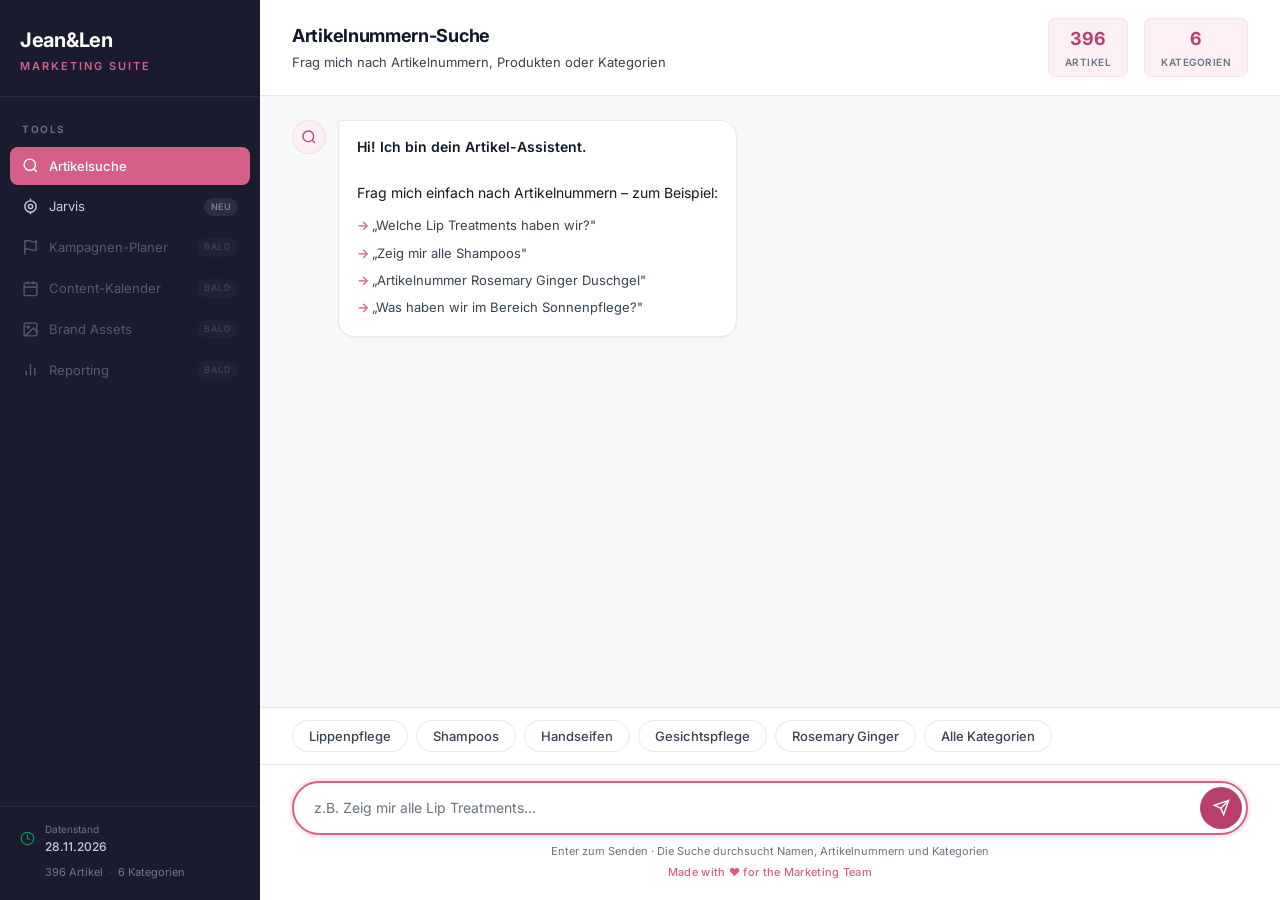
<file: index.html>
<!DOCTYPE html>
<html lang="de">
<head>
  <meta charset="UTF-8">
  <meta name="viewport" content="width=device-width, initial-scale=1.0">
  <title>Jean&Len Marketing Suite</title>
  <link rel="preconnect" href="https://fonts.googleapis.com">
  <link rel="preconnect" href="https://fonts.gstatic.com" crossorigin>
  <link href="https://fonts.googleapis.com/css2?family=Inter:wght@300;400;500;600;700&display=swap" rel="stylesheet">
  <link rel="stylesheet" href="style.css">
  <link rel="icon" href="data:image/svg+xml,<svg xmlns='http://www.w3.org/2000/svg' viewBox='0 0 100 100'><text y='.9em' font-size='90'>💄</text></svg>">
</head>
<body>
  <div class="app">

    <!-- Sidebar -->
    <aside class="sidebar" id="sidebar">
      <div class="sidebar-header">
        <div class="brand">
          <span class="brand-name">Jean&Len</span>
          <span class="brand-sub">Marketing Suite</span>
        </div>
      </div>

      <nav class="sidebar-nav">
        <div class="nav-section-label">Tools</div>

        <a class="nav-item active" data-tool="artikelsuche">
          <svg class="nav-icon" viewBox="0 0 24 24" fill="none" stroke="currentColor" stroke-width="2">
            <circle cx="11" cy="11" r="8"/><path d="m21 21-4.35-4.35"/>
          </svg>
          <span>Artikelsuche</span>
        </a>

        <a class="nav-item" href="jarvis.html">
          <svg class="nav-icon" viewBox="0 0 24 24" fill="none" stroke="currentColor" stroke-width="2">
            <circle cx="12" cy="12" r="3"/><circle cx="12" cy="12" r="8"/><line x1="12" y1="1" x2="12" y2="4"/><line x1="12" y1="20" x2="12" y2="23"/>
          </svg>
          <span>Jarvis</span>
          <span class="badge">Neu</span>
        </a>

        <a class="nav-item disabled" data-tool="kampagnen">
          <svg class="nav-icon" viewBox="0 0 24 24" fill="none" stroke="currentColor" stroke-width="2">
            <path d="M4 15s1-1 4-1 5 2 8 2 4-1 4-1V3s-1 1-4 1-5-2-8-2-4 1-4 1z"/><line x1="4" y1="22" x2="4" y2="15"/>
          </svg>
          <span>Kampagnen-Planer</span>
          <span class="badge">Bald</span>
        </a>

        <a class="nav-item disabled" data-tool="content">
          <svg class="nav-icon" viewBox="0 0 24 24" fill="none" stroke="currentColor" stroke-width="2">
            <rect x="3" y="4" width="18" height="18" rx="2" ry="2"/><line x1="16" y1="2" x2="16" y2="6"/><line x1="8" y1="2" x2="8" y2="6"/><line x1="3" y1="10" x2="21" y2="10"/>
          </svg>
          <span>Content-Kalender</span>
          <span class="badge">Bald</span>
        </a>

        <a class="nav-item disabled" data-tool="assets">
          <svg class="nav-icon" viewBox="0 0 24 24" fill="none" stroke="currentColor" stroke-width="2">
            <rect x="3" y="3" width="18" height="18" rx="2" ry="2"/><circle cx="8.5" cy="8.5" r="1.5"/><polyline points="21 15 16 10 5 21"/>
          </svg>
          <span>Brand Assets</span>
          <span class="badge">Bald</span>
        </a>

        <a class="nav-item disabled" data-tool="reporting">
          <svg class="nav-icon" viewBox="0 0 24 24" fill="none" stroke="currentColor" stroke-width="2">
            <line x1="18" y1="20" x2="18" y2="10"/><line x1="12" y1="20" x2="12" y2="4"/><line x1="6" y1="20" x2="6" y2="14"/>
          </svg>
          <span>Reporting</span>
          <span class="badge">Bald</span>
        </a>
      </nav>

      <div class="sidebar-footer">
        <div class="data-status">
          <svg class="status-icon" viewBox="0 0 24 24" fill="none" stroke="currentColor" stroke-width="2">
            <circle cx="12" cy="12" r="10"/><polyline points="12 6 12 12 16 14"/>
          </svg>
          <div class="status-text">
            <span class="status-label">Datenstand</span>
            <span class="status-date" id="dataDate">Lade...</span>
          </div>
        </div>
        <div class="footer-meta">
          <span id="articleCount">0 Artikel</span>
          <span class="dot">·</span>
          <span id="categoryCount">0 Kategorien</span>
        </div>
      </div>
    </aside>

    <!-- Mobile Header -->
    <div class="mobile-header" id="mobileHeader">
      <button class="menu-toggle" id="menuToggle">
        <svg viewBox="0 0 24 24" fill="none" stroke="currentColor" stroke-width="2">
          <line x1="3" y1="12" x2="21" y2="12"/><line x1="3" y1="6" x2="21" y2="6"/><line x1="3" y1="18" x2="21" y2="18"/>
        </svg>
      </button>
      <span class="mobile-title">Jean&Len Marketing Suite</span>
    </div>

    <!-- Main Content -->
    <main class="main-content">
      <header class="main-header">
        <div class="header-text">
          <h1>Artikelnummern-Suche</h1>
          <p>Frag mich nach Artikelnummern, Produkten oder Kategorien</p>
        </div>
        <div class="header-stats">
          <div class="stat">
            <span class="stat-value" id="statArticles">608</span>
            <span class="stat-label">Artikel</span>
          </div>
          <div class="stat">
            <span class="stat-value" id="statCategories">19</span>
            <span class="stat-label">Kategorien</span>
          </div>
        </div>
      </header>

      <!-- Chat Area -->
      <div class="chat-container">
        <div class="chat-messages" id="chatMessages">
          <!-- Welcome message -->
          <div class="message bot">
            <div class="avatar">
              <svg viewBox="0 0 24 24" fill="none" stroke="currentColor" stroke-width="2">
                <circle cx="11" cy="11" r="8"/><path d="m21 21-4.35-4.35"/>
              </svg>
            </div>
            <div class="bubble">
              <div class="bubble-content">
                <strong>Hi! Ich bin dein Artikel-Assistent.</strong><br><br>
                Frag mich einfach nach Artikelnummern – zum Beispiel:
                <ul class="example-list">
                  <li>„Welche Lip Treatments haben wir?"</li>
                  <li>„Zeig mir alle Shampoos"</li>
                  <li>„Artikelnummer Rosemary Ginger Duschgel"</li>
                  <li>„Was haben wir im Bereich Sonnenpflege?"</li>
                </ul>
              </div>
            </div>
          </div>
        </div>

        <!-- Quick Actions -->
        <div class="quick-actions" id="quickActions">
          <button class="chip" data-query="Lippenpflege">Lippenpflege</button>
          <button class="chip" data-query="Shampoo">Shampoos</button>
          <button class="chip" data-query="Handseife">Handseifen</button>
          <button class="chip" data-query="Gesichtspflege">Gesichtspflege</button>
          <button class="chip" data-query="Rosemary Ginger">Rosemary Ginger</button>
          <button class="chip" data-query="Alle Kategorien">Alle Kategorien</button>
        </div>

        <!-- Input Area -->
        <div class="chat-input-container">
          <div class="input-wrapper">
            <input
              type="text"
              id="chatInput"
              placeholder="z.B. Zeig mir alle Lip Treatments..."
              autocomplete="off"
            >
            <button class="send-btn" id="sendBtn" title="Senden (Enter)">
              <svg viewBox="0 0 24 24" fill="none" stroke="currentColor" stroke-width="2">
                <line x1="22" y1="2" x2="11" y2="13"/><polygon points="22 2 15 22 11 13 2 9 22 2"/>
              </svg>
            </button>
          </div>
          <span class="input-hint">Enter zum Senden · Die Suche durchsucht Namen, Artikelnummern und Kategorien</span>
          <div class="made-with-love">Made with &hearts; for the Marketing Team</div>
        </div>
      </div>
    </main>
  </div>

  <!-- Overlay for mobile sidebar -->
  <div class="sidebar-overlay" id="sidebarOverlay"></div>

  <script src="app.js"></script>
</body>
</html>
</file>
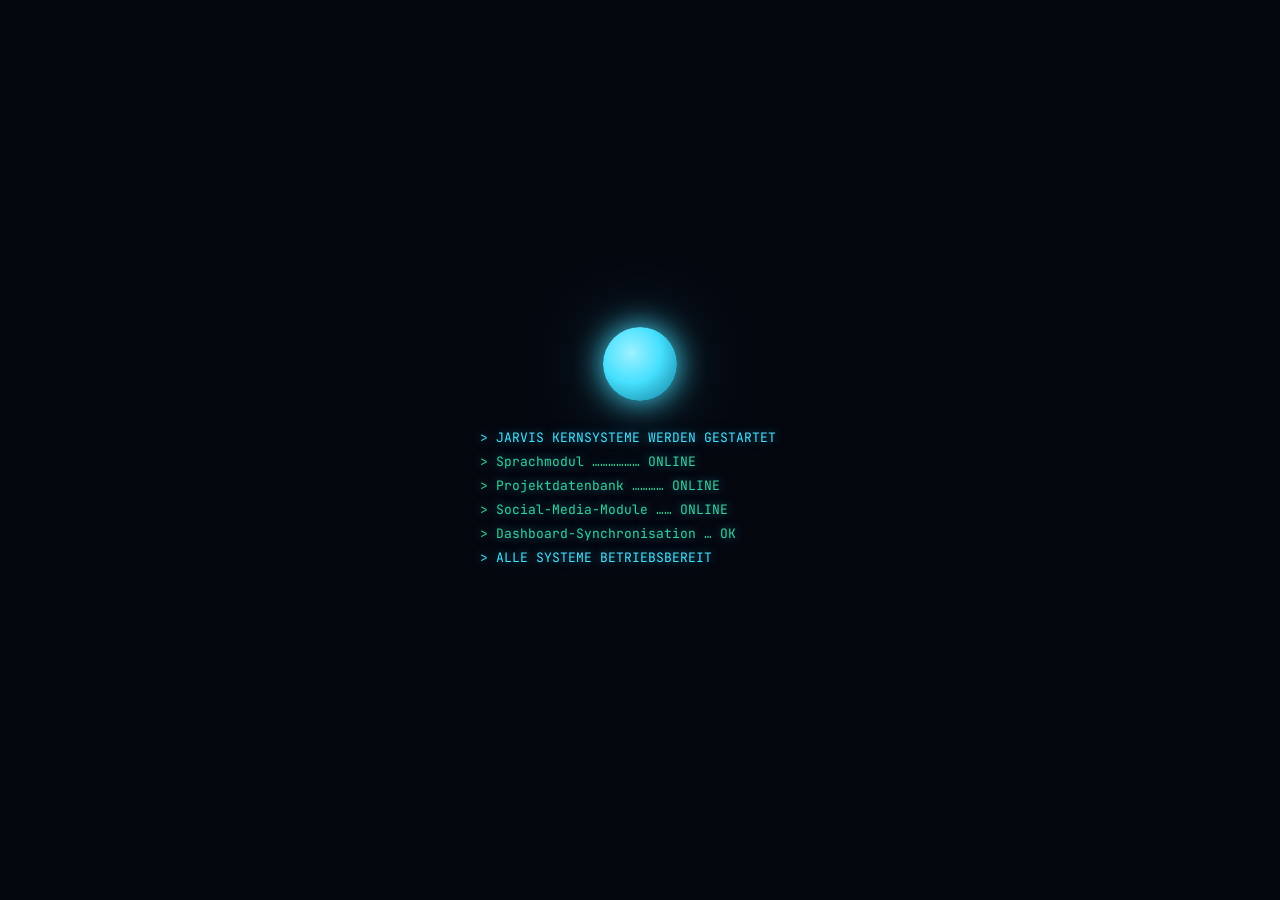
<file: jarvis.html>
<!DOCTYPE html>
<html lang="de">
<head>
  <meta charset="UTF-8">
  <meta name="viewport" content="width=device-width, initial-scale=1.0">
  <title>Jarvis – Kommandozentrale</title>
  <link rel="preconnect" href="https://fonts.googleapis.com">
  <link rel="preconnect" href="https://fonts.gstatic.com" crossorigin>
  <link href="https://fonts.googleapis.com/css2?family=Inter:wght@300;400;500;600;700&family=JetBrains+Mono:wght@400;600&display=swap" rel="stylesheet">
  <link rel="stylesheet" href="jarvis.css">
  <link rel="icon" href="data:image/svg+xml,<svg xmlns='http://www.w3.org/2000/svg' viewBox='0 0 100 100'><text y='.9em' font-size='90'>🤖</text></svg>">
</head>
<body>

  <!-- HUD-Hintergrund -->
  <canvas id="bgCanvas"></canvas>
  <div class="hud-grid"></div>

  <div class="jarvis-app">

    <!-- Header -->
    <header class="jarvis-header">
      <div class="header-left">
        <a href="index.html" class="back-link" title="Zurück zur Marketing Suite">
          <svg viewBox="0 0 24 24" fill="none" stroke="currentColor" stroke-width="2"><path d="M19 12H5"/><path d="m12 19-7-7 7-7"/></svg>
        </a>
        <div class="jarvis-orb" id="jarvisOrb">
          <div class="orb-core"></div>
          <div class="orb-ring"></div>
          <div class="orb-ring ring-2"></div>
        </div>
        <div class="header-title">
          <h1>J.A.R.V.I.S.</h1>
          <span class="header-sub" id="jarvisStatus">Bereit</span>
        </div>
      </div>
      <div class="header-actions">
        <button class="icon-btn voice-mode-btn" id="voiceModeBtn" title="Sprachmodus (Hands-free)">
          <svg viewBox="0 0 24 24" fill="none" stroke="currentColor" stroke-width="2"><circle cx="12" cy="12" r="2.2"/><path d="M12 5.5a6.5 6.5 0 0 1 6.5 6.5"/><path d="M12 2a10 10 0 0 1 10 10"/><path d="M12 18.5A6.5 6.5 0 0 1 5.5 12"/><path d="M12 22A10 10 0 0 1 2 12"/></svg>
          <span class="voice-mode-label">Sprachmodus</span>
        </button>
        <button class="icon-btn" id="voiceOutputBtn" title="Sprachausgabe an/aus">
          <svg viewBox="0 0 24 24" fill="none" stroke="currentColor" stroke-width="2"><polygon points="11 5 6 9 2 9 2 15 6 15 11 19 11 5"/><path d="M15.54 8.46a5 5 0 0 1 0 7.07"/><path d="M19.07 4.93a10 10 0 0 1 0 14.14"/></svg>
        </button>
        <button class="icon-btn" id="dashboardToggle" title="Dashboard ein-/ausblenden">
          <svg viewBox="0 0 24 24" fill="none" stroke="currentColor" stroke-width="2"><rect x="3" y="3" width="7" height="9"/><rect x="14" y="3" width="7" height="5"/><rect x="14" y="12" width="7" height="9"/><rect x="3" y="16" width="7" height="5"/></svg>
        </button>
        <button class="icon-btn" id="settingsBtn" title="Einstellungen">
          <svg viewBox="0 0 24 24" fill="none" stroke="currentColor" stroke-width="2"><circle cx="12" cy="12" r="3"/><path d="M19.4 15a1.65 1.65 0 0 0 .33 1.82l.06.06a2 2 0 0 1 0 2.83 2 2 0 0 1-2.83 0l-.06-.06a1.65 1.65 0 0 0-1.82-.33 1.65 1.65 0 0 0-1 1.51V21a2 2 0 0 1-2 2 2 2 0 0 1-2-2v-.09A1.65 1.65 0 0 0 9 19.4a1.65 1.65 0 0 0-1.82.33l-.06.06a2 2 0 0 1-2.83 0 2 2 0 0 1 0-2.83l.06-.06a1.65 1.65 0 0 0 .33-1.82 1.65 1.65 0 0 0-1.51-1H3a2 2 0 0 1-2-2 2 2 0 0 1 2-2h.09A1.65 1.65 0 0 0 4.6 9a1.65 1.65 0 0 0-.33-1.82l-.06-.06a2 2 0 0 1 0-2.83 2 2 0 0 1 2.83 0l.06.06a1.65 1.65 0 0 0 1.82.33H9a1.65 1.65 0 0 0 1-1.51V3a2 2 0 0 1 2-2 2 2 0 0 1 2 2v.09a1.65 1.65 0 0 0 1 1.51 1.65 1.65 0 0 0 1.82-.33l.06-.06a2 2 0 0 1 2.83 0 2 2 0 0 1 0 2.83l-.06.06a1.65 1.65 0 0 0-.33 1.82V9a1.65 1.65 0 0 0 1.51 1H21a2 2 0 0 1 2 2 2 2 0 0 1-2 2h-.09a1.65 1.65 0 0 0-1.51 1z"/></svg>
        </button>
      </div>
    </header>

    <div class="jarvis-body">

      <!-- Chat -->
      <main class="chat-panel">
        <div class="chat-messages" id="chatMessages"></div>

        <div class="quick-actions" id="quickActions">
          <button class="chip" data-query="Gib mir einen Statusüberblick über alle meine Projekte">📊 Statusüberblick</button>
          <button class="chip" data-query="Wie sind meine Social-Media-Statistiken?">📈 Social-Statistiken</button>
          <button class="chip" data-query="Wie ist der Stand der Peptidseite?">🧬 Peptidseite</button>
          <button class="chip" data-query="Was ist der Stand bei meinen Romanen?">📚 Romane</button>
          <button class="chip" data-query="Entwirf mir einen Instagram-Post">📱 Social Post</button>
          <button class="chip" data-query="Welche offenen Aufgaben habe ich?">✅ Aufgaben</button>
        </div>

        <div class="chat-input-container">
          <div class="input-wrapper">
            <button class="mic-btn" id="micBtn" title="Spracheingabe">
              <svg viewBox="0 0 24 24" fill="none" stroke="currentColor" stroke-width="2"><path d="M12 1a3 3 0 0 0-3 3v8a3 3 0 0 0 6 0V4a3 3 0 0 0-3-3z"/><path d="M19 10v2a7 7 0 0 1-14 0v-2"/><line x1="12" y1="19" x2="12" y2="23"/><line x1="8" y1="23" x2="16" y2="23"/></svg>
            </button>
            <input type="text" id="chatInput" placeholder="Sprich mit Jarvis – z.B. „Setz die Peptidseite auf 80% fertig“" autocomplete="off">
            <button class="send-btn" id="sendBtn" title="Senden (Enter)">
              <svg viewBox="0 0 24 24" fill="none" stroke="currentColor" stroke-width="2"><line x1="22" y1="2" x2="11" y2="13"/><polygon points="22 2 15 22 11 13 2 9 22 2"/></svg>
            </button>
          </div>
          <span class="input-hint" id="inputHint">Enter zum Senden · 🎤 Einzelaufnahme · ◎ Sprachmodus für freihändige Gespräche</span>
        </div>
      </main>

      <!-- Dashboard -->
      <aside class="dashboard-panel" id="dashboardPanel">
        <div class="dashboard-scroll">

          <section class="dash-section">
            <h2 class="dash-title">Marketing Suite</h2>
            <div class="stat-grid" id="suiteStats">
              <div class="stat-card"><span class="stat-value" id="dashArticles">–</span><span class="stat-label">Artikel</span></div>
              <div class="stat-card"><span class="stat-value" id="dashCategories">–</span><span class="stat-label">Kategorien</span></div>
              <div class="stat-card wide"><span class="stat-value small" id="dashUpdated">–</span><span class="stat-label">Datenstand</span></div>
            </div>
          </section>

          <section class="dash-section" id="metricsSection">
            <h2 class="dash-title">Kennzahlen</h2>
            <div class="stat-grid" id="metricCards"></div>
          </section>

          <section class="dash-section">
            <h2 class="dash-title">Projekte</h2>
            <div id="projectCards"></div>
          </section>

          <section class="dash-section">
            <h2 class="dash-title">Social Media</h2>
            <div id="channelCards"></div>
          </section>

          <section class="dash-section">
            <h2 class="dash-title">Aufgaben</h2>
            <div id="taskList"></div>
          </section>

          <section class="dash-section">
            <h2 class="dash-title">Post-Entwürfe</h2>
            <div id="draftList"></div>
          </section>

          <section class="dash-section">
            <h2 class="dash-title">Notizen</h2>
            <div id="noteList"></div>
          </section>

          <section class="dash-section">
            <h2 class="dash-title">Wissensspeicher</h2>
            <div id="knowledgeList"></div>
          </section>

        </div>
      </aside>
    </div>
  </div>

  <!-- Voice-Mode Overlay -->
  <div class="voice-overlay" id="voiceOverlay">
    <canvas id="voiceCanvas"></canvas>
    <button class="voice-close" id="voiceClose" title="Sprachmodus beenden">✕</button>
    <div class="voice-center">
      <div class="voice-orb" id="voiceOrb">
        <div class="voice-orb-core"></div>
        <div class="voice-orb-ring r1"></div>
        <div class="voice-orb-ring r2"></div>
        <div class="voice-orb-ring r3"></div>
      </div>
      <div class="voice-status" id="voiceStatus">Initialisiere …</div>
      <div class="voice-transcript" id="voiceTranscript"></div>
      <button class="voice-talk-btn" id="voiceTalkBtn">Tippen zum Sprechen</button>
    </div>
  </div>

  <!-- Boot-Sequenz -->
  <div class="boot-overlay" id="bootOverlay">
    <div class="boot-box">
      <div class="boot-orb"></div>
      <div class="boot-lines" id="bootLines"></div>
    </div>
  </div>

  <!-- Settings Modal -->
  <div class="modal-overlay" id="settingsModal">
    <div class="modal">
      <div class="modal-header">
        <h2>Einstellungen</h2>
        <button class="icon-btn" id="closeSettings">✕</button>
      </div>
      <div class="modal-body">
        <label class="field-label">Anthropic API-Key
          <input type="password" id="apiKeyInput" placeholder="sk-ant-...">
          <span class="field-hint">Wird nur lokal in deinem Browser gespeichert. Key erstellen: <a href="https://console.anthropic.com/settings/keys" target="_blank" rel="noopener">console.anthropic.com</a></span>
        </label>
        <label class="field-label">Modell
          <select id="modelSelect">
            <option value="claude-opus-4-8">Claude Opus 4.8 (am fähigsten)</option>
            <option value="claude-sonnet-4-6">Claude Sonnet 4.6 (schnell & stark)</option>
            <option value="claude-haiku-4-5">Claude Haiku 4.5 (am schnellsten)</option>
          </select>
        </label>
        <label class="field-label">Über dich & deine Projekte (Kontext für Jarvis)
          <textarea id="contextInput" rows="5" placeholder="Füttere Jarvis hier mit allem, was er dauerhaft wissen soll – z.B. Details zur Peptidseite, deinen Romanen, Zielgruppen, Tonalität deiner Kanäle …"></textarea>
          <span class="field-hint">Wird Jarvis bei jedem Gespräch mitgegeben. Zusätzlich merkt er sich Dinge selbst im Wissensspeicher.</span>
        </label>
        <div class="field-label">Second Brain & Wissen importieren
          <div class="import-row">
            <button class="btn-secondary" id="importDocsBtn">📄 Dateien importieren</button>
            <button class="btn-secondary" id="exportBtn">💾 Backup exportieren</button>
          </div>
          <input type="file" id="docFileInput" accept=".md,.txt,.json,.csv" multiple hidden>
          <span class="field-hint">Importiere dein Second Brain als Textdateien (.md/.txt) – z.B. Notion-/Obsidian-Export oder ein Kontextdossier aus claude.ai. Jarvis sieht alle Dokumente und liest sie bei Bedarf.</span>
        </div>
        <label class="field-label">Verbundene MCP-Server (optional, für Fortgeschrittene)
          <textarea id="mcpInput" rows="2" placeholder="Name | https://mcp.example.com/mcp | Token(optional) – ein Server pro Zeile"></textarea>
          <span class="field-hint">Verbindet externe Tools/Wissensquellen direkt mit Jarvis (z.B. Notion MCP). Format je Zeile: <code>Name | URL | Token</code></span>
        </label>
        <label class="field-label checkbox-label">
          <input type="checkbox" id="webSearchCheckbox"> Websuche erlauben (Jarvis darf im Internet recherchieren)
        </label>
        <label class="field-label checkbox-label">
          <input type="checkbox" id="ttsCheckbox"> Sprachausgabe aktivieren (Jarvis spricht Antworten)
        </label>
        <div class="modal-actions">
          <button class="btn-secondary" id="resetDataBtn">Dashboard-Daten zurücksetzen</button>
          <button class="btn-primary" id="saveSettings">Speichern</button>
        </div>
      </div>
    </div>
  </div>

  <script src="jarvis.js"></script>
</body>
</html>
</file>
<file: style.css>
/* ============================================
   Jean&Len Marketing Suite – Styles v2
   Redesign: Hoher Kontrast, klare Lesbarkeit
   ============================================ */

:root {
  /* Brand Colors */
  --bg: #F7F8FA;
  --sidebar-bg: #1A1B2E;
  --sidebar-hover: #2A2B3E;
  --sidebar-text: #C8CDD5;

  /* Pink Theme – kräftiger für Lesbarkeit */
  --pink: #D4608A;
  --pink-light: #FDF0F5;
  --pink-medium: #E899B5;
  --pink-dark: #B8406E;
  --pink-glow: rgba(212, 96, 138, 0.12);

  /* Neutrals – deutlich höherer Kontrast */
  --text: #111827;
  --text-secondary: #374151;
  --text-muted: #6B7280;
  --white: #FFFFFF;
  --border: #E5E7EB;
  --border-light: #F3F4F6;

  /* Functional */
  --success: #059669;
  --success-light: #ECFDF5;
  --info: #2563EB;
  --info-light: #EFF6FF;

  /* Sizing */
  --sidebar-width: 260px;
  --radius: 12px;
  --radius-sm: 8px;
  --radius-lg: 16px;

  /* Shadows */
  --shadow-sm: 0 1px 2px rgba(0, 0, 0, 0.05);
  --shadow-md: 0 4px 6px -1px rgba(0, 0, 0, 0.07), 0 2px 4px -2px rgba(0, 0, 0, 0.05);
  --shadow-lg: 0 10px 15px -3px rgba(0, 0, 0, 0.08), 0 4px 6px -4px rgba(0, 0, 0, 0.05);
  --shadow-pink: 0 4px 14px rgba(212, 96, 138, 0.2);
}

/* ============================================
   Reset & Base
   ============================================ */

*, *::before, *::after {
  box-sizing: border-box;
  margin: 0;
  padding: 0;
}

html, body {
  height: 100%;
  overflow: hidden;
}

body {
  font-family: 'Inter', -apple-system, BlinkMacSystemFont, 'Segoe UI', Roboto, sans-serif;
  background: var(--bg);
  color: var(--text);
  font-size: 14px;
  line-height: 1.6;
  -webkit-font-smoothing: antialiased;
  -moz-osx-font-smoothing: grayscale;
}

/* ============================================
   App Layout
   ============================================ */

.app {
  display: flex;
  height: 100vh;
  width: 100%;
}

/* ============================================
   Sidebar
   ============================================ */

.sidebar {
  width: var(--sidebar-width);
  min-width: var(--sidebar-width);
  background: var(--sidebar-bg);
  display: flex;
  flex-direction: column;
  z-index: 100;
  transition: transform 0.3s cubic-bezier(0.4, 0, 0.2, 1);
}

.sidebar-header {
  padding: 24px 20px 20px;
  border-bottom: 1px solid rgba(255, 255, 255, 0.06);
}

.brand {
  display: flex;
  flex-direction: column;
  gap: 2px;
}

.brand-name {
  font-size: 20px;
  font-weight: 700;
  color: var(--white);
  letter-spacing: -0.3px;
}

.brand-sub {
  font-size: 11px;
  font-weight: 600;
  color: var(--pink);
  text-transform: uppercase;
  letter-spacing: 2px;
}

/* Navigation */
.sidebar-nav {
  flex: 1;
  padding: 16px 10px;
  overflow-y: auto;
}

.nav-section-label {
  font-size: 10px;
  font-weight: 700;
  color: rgba(255, 255, 255, 0.35);
  text-transform: uppercase;
  letter-spacing: 1.5px;
  padding: 8px 12px 10px;
}

.nav-item {
  display: flex;
  align-items: center;
  gap: 10px;
  padding: 9px 12px;
  border-radius: var(--radius-sm);
  color: var(--sidebar-text);
  text-decoration: none;
  font-size: 13px;
  font-weight: 400;
  cursor: pointer;
  transition: all 0.15s ease;
  margin-bottom: 2px;
  position: relative;
  user-select: none;
}

.nav-item:hover:not(.disabled) {
  background: var(--sidebar-hover);
  color: var(--white);
}

.nav-item.active {
  background: var(--pink);
  color: var(--white);
  font-weight: 500;
}

.nav-item.active .nav-icon {
  stroke: var(--white);
}

.nav-item.disabled {
  opacity: 0.35;
  cursor: default;
}

.nav-icon {
  width: 17px;
  height: 17px;
  flex-shrink: 0;
  stroke: var(--sidebar-text);
}

.nav-item.active .nav-icon {
  stroke: var(--white);
}

.badge {
  margin-left: auto;
  font-size: 9px;
  font-weight: 600;
  padding: 2px 7px;
  border-radius: 10px;
  background: rgba(255, 255, 255, 0.08);
  color: rgba(255, 255, 255, 0.4);
  text-transform: uppercase;
  letter-spacing: 0.5px;
}

/* Sidebar Footer */
.sidebar-footer {
  padding: 14px 20px 18px;
  border-top: 1px solid rgba(255, 255, 255, 0.06);
}

.data-status {
  display: flex;
  align-items: center;
  gap: 10px;
  margin-bottom: 8px;
}

.status-icon {
  width: 15px;
  height: 15px;
  stroke: var(--success);
  flex-shrink: 0;
}

.status-text {
  display: flex;
  flex-direction: column;
}

.status-label {
  font-size: 10px;
  color: rgba(255, 255, 255, 0.4);
}

.status-date {
  font-size: 12px;
  color: var(--sidebar-text);
  font-weight: 500;
}

.footer-meta {
  font-size: 11px;
  color: rgba(255, 255, 255, 0.4);
  display: flex;
  align-items: center;
  gap: 6px;
  padding-left: 25px;
}

.dot {
  opacity: 0.5;
}

.sidebar-impressum {
  margin-top: 14px;
  padding-top: 12px;
  border-top: 1px solid rgba(255, 255, 255, 0.06);
  font-size: 10px;
  color: rgba(255, 255, 255, 0.3);
  line-height: 1.5;
}

.sidebar-impressum a {
  color: rgba(255, 255, 255, 0.4);
  text-decoration: none;
}

.sidebar-impressum a:hover {
  color: var(--pink);
}

/* ============================================
   Mobile Header
   ============================================ */

.mobile-header {
  display: none;
  position: fixed;
  top: 0;
  left: 0;
  right: 0;
  height: 56px;
  background: var(--sidebar-bg);
  color: var(--white);
  align-items: center;
  padding: 0 16px;
  gap: 12px;
  z-index: 90;
}

.menu-toggle {
  background: none;
  border: none;
  color: var(--white);
  cursor: pointer;
  padding: 8px;
  margin: -8px;
}

.menu-toggle svg {
  width: 22px;
  height: 22px;
}

.mobile-title {
  font-size: 15px;
  font-weight: 600;
}

.sidebar-overlay {
  display: none;
  position: fixed;
  inset: 0;
  background: rgba(0, 0, 0, 0.5);
  z-index: 99;
}

/* ============================================
   Main Content
   ============================================ */

.main-content {
  flex: 1;
  display: flex;
  flex-direction: column;
  min-width: 0;
  height: 100vh;
}

/* Header */
.main-header {
  display: flex;
  align-items: center;
  justify-content: space-between;
  padding: 18px 32px;
  background: var(--white);
  border-bottom: 1px solid var(--border);
  flex-shrink: 0;
}

.header-text h1 {
  font-size: 18px;
  font-weight: 700;
  color: var(--text);
  letter-spacing: -0.3px;
}

.header-text p {
  font-size: 13px;
  color: var(--text-secondary);
  margin-top: 1px;
}

.header-stats {
  display: flex;
  gap: 16px;
}

.stat {
  display: flex;
  flex-direction: column;
  align-items: center;
  padding: 6px 16px;
  background: var(--pink-light);
  border-radius: var(--radius-sm);
  border: 1px solid rgba(212, 96, 138, 0.1);
}

.stat-value {
  font-size: 18px;
  font-weight: 700;
  color: var(--pink-dark);
}

.stat-label {
  font-size: 10px;
  font-weight: 600;
  color: var(--text-muted);
  text-transform: uppercase;
  letter-spacing: 0.5px;
}

/* ============================================
   Chat Container
   ============================================ */

.chat-container {
  flex: 1;
  display: flex;
  flex-direction: column;
  min-height: 0;
  background: var(--bg);
}

/* Messages */
.chat-messages {
  flex: 1;
  overflow-y: auto;
  padding: 24px 32px;
  scroll-behavior: smooth;
}

.chat-messages::-webkit-scrollbar {
  width: 5px;
}

.chat-messages::-webkit-scrollbar-track {
  background: transparent;
}

.chat-messages::-webkit-scrollbar-thumb {
  background: var(--border);
  border-radius: 3px;
}

.chat-messages::-webkit-scrollbar-thumb:hover {
  background: #D1D5DB;
}

/* Message Styles */
.message {
  display: flex;
  gap: 12px;
  margin-bottom: 20px;
  max-width: 85%;
  animation: messageIn 0.25s ease-out;
}

@keyframes messageIn {
  from {
    opacity: 0;
    transform: translateY(8px);
  }
  to {
    opacity: 1;
    transform: translateY(0);
  }
}

.message.bot {
  align-self: flex-start;
}

.message.user {
  margin-left: auto;
  flex-direction: row-reverse;
}

.avatar {
  width: 34px;
  height: 34px;
  border-radius: 50%;
  display: flex;
  align-items: center;
  justify-content: center;
  flex-shrink: 0;
}

.message.bot .avatar {
  background: var(--pink-light);
  border: 1px solid rgba(212, 96, 138, 0.15);
}

.message.bot .avatar svg {
  width: 16px;
  height: 16px;
  stroke: var(--pink-dark);
}

.message.user .avatar {
  background: var(--sidebar-bg);
  color: var(--white);
  font-size: 13px;
  font-weight: 600;
}

.bubble {
  padding: 14px 18px;
  border-radius: var(--radius-lg);
  font-size: 14px;
  line-height: 1.65;
  position: relative;
}

.message.bot .bubble {
  background: var(--white);
  border: 1px solid var(--border);
  border-top-left-radius: 4px;
  color: var(--text);
  box-shadow: var(--shadow-sm);
}

.message.user .bubble {
  background: var(--sidebar-bg);
  color: var(--white);
  border-top-right-radius: 4px;
  box-shadow: var(--shadow-md);
}

.bubble-content strong {
  font-weight: 600;
  color: var(--text);
}

.example-list {
  margin: 8px 0 0 0;
  padding-left: 0;
  list-style: none;
}

.example-list li {
  padding: 3px 0;
  color: var(--text-secondary);
  font-size: 13px;
}

.example-list li::before {
  content: "\2192  ";
  color: var(--pink);
  font-weight: 600;
}

/* ============================================
   Article Results in Chat
   ============================================ */

.result-header {
  display: flex;
  align-items: center;
  gap: 8px;
  margin-bottom: 12px;
  padding-bottom: 10px;
  border-bottom: 2px solid var(--border-light);
}

.result-header .result-icon {
  width: 18px;
  height: 18px;
  stroke: var(--pink-dark);
}

.result-header h3 {
  font-size: 14px;
  font-weight: 700;
  color: var(--text);
}

.result-header .result-count {
  margin-left: auto;
  font-size: 11px;
  font-weight: 700;
  color: var(--pink-dark);
  background: var(--pink-light);
  padding: 2px 10px;
  border-radius: 10px;
}

.article-table {
  width: 100%;
  border-collapse: collapse;
  font-size: 13px;
}

.article-table th {
  text-align: left;
  font-size: 10px;
  font-weight: 700;
  color: var(--text-muted);
  text-transform: uppercase;
  letter-spacing: 0.8px;
  padding: 6px 0;
  border-bottom: 2px solid var(--border);
}

.article-table td {
  padding: 8px 0;
  border-bottom: 1px solid var(--border-light);
  vertical-align: top;
  color: var(--text);
}

.article-table tr:last-child td {
  border-bottom: none;
}

.article-table .sku {
  font-family: 'SF Mono', 'Fira Code', 'Consolas', monospace;
  font-size: 12px;
  color: var(--pink-dark);
  font-weight: 600;
  white-space: nowrap;
  padding-right: 16px;
  width: 130px;
}

.article-table .article-name {
  color: var(--text);
  font-weight: 400;
}

.article-table .article-category {
  font-size: 11px;
  color: var(--text-muted);
  white-space: nowrap;
  padding-left: 12px;
  text-align: right;
}

.copy-btn {
  display: inline-flex;
  align-items: center;
  gap: 6px;
  margin-top: 12px;
  padding: 7px 16px;
  background: var(--white);
  color: var(--pink-dark);
  border: 1px solid var(--border);
  border-radius: 20px;
  font-size: 12px;
  font-weight: 600;
  cursor: pointer;
  transition: all 0.15s ease;
  font-family: inherit;
}

.copy-btn:hover {
  background: var(--pink-dark);
  color: var(--white);
  border-color: var(--pink-dark);
  box-shadow: var(--shadow-pink);
}

.copy-btn.copied {
  background: var(--success-light);
  color: var(--success);
  border-color: var(--success);
}

.copy-btn svg {
  width: 14px;
  height: 14px;
}

/* Category overview */
.category-grid {
  display: grid;
  grid-template-columns: repeat(auto-fill, minmax(200px, 1fr));
  gap: 8px;
  margin-top: 8px;
}

.category-card {
  display: flex;
  align-items: center;
  justify-content: space-between;
  padding: 10px 14px;
  background: var(--bg);
  border-radius: var(--radius-sm);
  cursor: pointer;
  transition: all 0.15s ease;
  border: 1px solid var(--border);
}

.category-card:hover {
  border-color: var(--pink);
  background: var(--pink-light);
  box-shadow: var(--shadow-sm);
}

.category-card .cat-name {
  font-size: 13px;
  font-weight: 500;
  color: var(--text);
}

.category-card .cat-count {
  font-size: 12px;
  font-weight: 700;
  color: var(--pink-dark);
  background: var(--pink-light);
  padding: 1px 8px;
  border-radius: 8px;
}

/* No results */
.no-results {
  text-align: center;
  padding: 16px 0;
  color: var(--text-secondary);
}

.no-results .no-results-icon {
  font-size: 32px;
  margin-bottom: 8px;
}

.no-results p {
  font-size: 13px;
  color: var(--text-secondary);
}

.suggestions {
  display: flex;
  flex-wrap: wrap;
  gap: 6px;
  justify-content: center;
  margin-top: 10px;
}

.suggestions button {
  font-size: 12px;
  padding: 5px 14px;
  background: var(--white);
  border: 1px solid var(--border);
  border-radius: 14px;
  color: var(--text-secondary);
  cursor: pointer;
  font-family: inherit;
  font-weight: 500;
  transition: all 0.15s ease;
}

.suggestions button:hover {
  background: var(--pink-light);
  border-color: var(--pink);
  color: var(--pink-dark);
}

/* ============================================
   Typing Indicator
   ============================================ */

.typing-indicator {
  display: flex;
  gap: 4px;
  padding: 8px 4px;
}

.typing-indicator .dot {
  width: 7px;
  height: 7px;
  background: var(--pink);
  border-radius: 50%;
  animation: typingBounce 1.4s ease-in-out infinite;
  opacity: 0.7;
}

.typing-indicator .dot:nth-child(2) {
  animation-delay: 0.2s;
}

.typing-indicator .dot:nth-child(3) {
  animation-delay: 0.4s;
}

@keyframes typingBounce {
  0%, 60%, 100% {
    transform: translateY(0);
  }
  30% {
    transform: translateY(-6px);
  }
}

/* ============================================
   Quick Actions
   ============================================ */

.quick-actions {
  display: flex;
  flex-wrap: wrap;
  gap: 8px;
  padding: 12px 32px;
  border-top: 1px solid var(--border);
  background: var(--white);
}

.chip {
  padding: 7px 16px;
  background: var(--white);
  border: 1px solid var(--border);
  border-radius: 20px;
  font-size: 13px;
  font-weight: 500;
  color: var(--text-secondary);
  cursor: pointer;
  transition: all 0.15s ease;
  font-family: inherit;
  white-space: nowrap;
}

.chip:hover {
  background: var(--pink-dark);
  color: var(--white);
  border-color: var(--pink-dark);
  box-shadow: var(--shadow-pink);
  transform: translateY(-1px);
}

/* ============================================
   Input Area
   ============================================ */

.chat-input-container {
  padding: 16px 32px 18px;
  background: var(--white);
  border-top: 1px solid var(--border);
  flex-shrink: 0;
}

.input-wrapper {
  display: flex;
  align-items: center;
  background: var(--bg);
  border: 2px solid var(--border);
  border-radius: 28px;
  padding: 4px 4px 4px 20px;
  transition: all 0.2s ease;
}

.input-wrapper:focus-within {
  border-color: var(--pink);
  box-shadow: 0 0 0 3px var(--pink-glow);
  background: var(--white);
}

#chatInput {
  flex: 1;
  border: none;
  background: none;
  font-size: 14px;
  color: var(--text);
  outline: none;
  font-family: inherit;
  padding: 10px 0;
}

#chatInput::placeholder {
  color: var(--text-muted);
}

.send-btn {
  width: 42px;
  height: 42px;
  border: none;
  background: var(--pink-dark);
  color: var(--white);
  border-radius: 50%;
  cursor: pointer;
  display: flex;
  align-items: center;
  justify-content: center;
  transition: all 0.15s ease;
  flex-shrink: 0;
}

.send-btn:hover {
  background: var(--pink);
  transform: scale(1.05);
  box-shadow: var(--shadow-pink);
}

.send-btn:active {
  transform: scale(0.95);
}

.send-btn svg {
  width: 17px;
  height: 17px;
}

.input-hint {
  display: block;
  text-align: center;
  font-size: 11px;
  color: var(--text-muted);
  margin-top: 8px;
}

.made-with-love {
  text-align: center;
  font-size: 11px;
  color: var(--pink);
  margin-top: 4px;
  font-weight: 500;
  letter-spacing: 0.3px;
}

/* ============================================
   Responsive Design
   ============================================ */

@media (max-width: 768px) {
  .sidebar {
    position: fixed;
    left: 0;
    top: 0;
    bottom: 0;
    transform: translateX(-100%);
    z-index: 100;
    box-shadow: var(--shadow-lg);
  }

  .sidebar.open {
    transform: translateX(0);
  }

  .sidebar-overlay.visible {
    display: block;
  }

  .mobile-header {
    display: flex;
  }

  .main-content {
    padding-top: 56px;
  }

  .main-header {
    padding: 14px 20px;
    flex-direction: column;
    align-items: flex-start;
    gap: 12px;
  }

  .header-stats {
    align-self: stretch;
  }

  .stat {
    flex: 1;
  }

  .chat-messages {
    padding: 16px 20px;
  }

  .quick-actions {
    padding: 12px 20px;
  }

  .chat-input-container {
    padding: 12px 20px 16px;
  }

  .message {
    max-width: 95%;
  }

  .category-grid {
    grid-template-columns: 1fr;
  }
}

@media (max-width: 480px) {
  .header-text h1 {
    font-size: 16px;
  }

  .chip {
    font-size: 12px;
    padding: 5px 12px;
  }
}
</file>
<file: jarvis.css>
/* ============================================
   J.A.R.V.I.S. – Kommandozentrale
   Dark Command-Center Theme
   ============================================ */

:root {
  --bg: #0B0E1A;
  --bg-panel: #11152A;
  --bg-card: #181D38;
  --bg-card-hover: #1F2547;
  --border: #252C52;
  --border-glow: rgba(70, 224, 255, 0.35);

  --cyan: #46E0FF;
  --cyan-dim: #2BA8C4;
  --cyan-glow: rgba(70, 224, 255, 0.15);
  --pink: #D4608A;
  --amber: #FFB347;
  --green: #34D399;
  --red: #F87171;

  --text: #E8ECF8;
  --text-secondary: #A8B0CC;
  --text-muted: #6B7494;

  --radius: 12px;
  --radius-sm: 8px;
  --mono: 'JetBrains Mono', monospace;
}

*, *::before, *::after { box-sizing: border-box; margin: 0; padding: 0; }

html, body { height: 100%; overflow: hidden; }

body {
  font-family: 'Inter', sans-serif;
  background: var(--bg);
  color: var(--text);
  font-size: 15px;
}

.jarvis-app { display: flex; flex-direction: column; height: 100vh; height: 100dvh; position: relative; z-index: 2; }

/* HUD-Hintergrund */
#bgCanvas {
  position: fixed;
  inset: 0;
  width: 100%;
  height: 100%;
  z-index: 0;
  opacity: 0.8;
}
.hud-grid {
  position: fixed;
  inset: 0;
  z-index: 1;
  pointer-events: none;
  background-image:
    linear-gradient(rgba(70, 224, 255, 0.035) 1px, transparent 1px),
    linear-gradient(90deg, rgba(70, 224, 255, 0.035) 1px, transparent 1px);
  background-size: 44px 44px;
  mask-image: radial-gradient(ellipse 90% 80% at 50% 40%, black 30%, transparent 100%);
  -webkit-mask-image: radial-gradient(ellipse 90% 80% at 50% 40%, black 30%, transparent 100%);
}

.jarvis-header, .chat-panel { background: transparent; }
.jarvis-header { background: rgba(17, 21, 42, 0.82); backdrop-filter: blur(8px); }
.dashboard-panel { background: rgba(17, 21, 42, 0.86); backdrop-filter: blur(8px); }

/* ============================================
   Header
   ============================================ */

.jarvis-header {
  display: flex;
  align-items: center;
  justify-content: space-between;
  padding: 12px 20px;
  background: var(--bg-panel);
  border-bottom: 1px solid var(--border);
  flex-shrink: 0;
}

.header-left { display: flex; align-items: center; gap: 14px; }

.back-link {
  display: flex;
  align-items: center;
  justify-content: center;
  width: 36px;
  height: 36px;
  border-radius: var(--radius-sm);
  color: var(--text-secondary);
  transition: all 0.15s;
}
.back-link:hover { background: var(--bg-card); color: var(--cyan); }
.back-link svg { width: 20px; height: 20px; }

.header-title h1 {
  font-size: 18px;
  font-weight: 700;
  letter-spacing: 3px;
  color: var(--cyan);
  font-family: var(--mono);
}
.header-sub { font-size: 12px; color: var(--text-muted); }

.header-actions { display: flex; gap: 8px; }

.icon-btn {
  display: flex;
  align-items: center;
  justify-content: center;
  width: 38px;
  height: 38px;
  border: 1px solid var(--border);
  border-radius: var(--radius-sm);
  background: transparent;
  color: var(--text-secondary);
  cursor: pointer;
  transition: all 0.15s;
  font-size: 14px;
}
.icon-btn:hover { border-color: var(--cyan-dim); color: var(--cyan); }
.icon-btn.active { border-color: var(--cyan); color: var(--cyan); background: var(--cyan-glow); }
.icon-btn svg { width: 19px; height: 19px; }

/* Orb */
.jarvis-orb { position: relative; width: 42px; height: 42px; flex-shrink: 0; }

.orb-core {
  position: absolute;
  inset: 12px;
  border-radius: 50%;
  background: radial-gradient(circle, var(--cyan) 0%, var(--cyan-dim) 70%);
  box-shadow: 0 0 16px var(--cyan), 0 0 40px var(--cyan-glow);
  animation: pulse 3s ease-in-out infinite;
}

.orb-ring {
  position: absolute;
  inset: 4px;
  border-radius: 50%;
  border: 1.5px solid var(--cyan-dim);
  border-top-color: transparent;
  border-left-color: transparent;
  animation: spin 4s linear infinite;
  opacity: 0.7;
}
.orb-ring.ring-2 {
  inset: 0;
  border-color: var(--border-glow);
  border-bottom-color: transparent;
  border-right-color: transparent;
  animation: spin 7s linear infinite reverse;
}

.jarvis-orb.thinking .orb-core { animation: pulse 0.8s ease-in-out infinite; }
.jarvis-orb.thinking .orb-ring { animation-duration: 1s; }
.jarvis-orb.listening .orb-core { background: radial-gradient(circle, var(--pink) 0%, #B8406E 70%); box-shadow: 0 0 16px var(--pink); }

@keyframes spin { to { transform: rotate(360deg); } }
@keyframes pulse {
  0%, 100% { transform: scale(1); opacity: 1; }
  50% { transform: scale(0.85); opacity: 0.75; }
}

/* ============================================
   Layout
   ============================================ */

.jarvis-body { display: flex; flex: 1; min-height: 0; }

.chat-panel {
  flex: 1;
  display: flex;
  flex-direction: column;
  min-width: 0;
}

.dashboard-panel {
  width: 360px;
  flex-shrink: 0;
  border-left: 1px solid var(--border);
  background: var(--bg-panel);
  overflow: hidden;
  transition: width 0.2s ease, opacity 0.2s ease;
}
.dashboard-panel.hidden { width: 0; opacity: 0; border: none; }

.dashboard-scroll { height: 100%; overflow-y: auto; padding: 18px; }

/* ============================================
   Chat
   ============================================ */

.chat-messages {
  flex: 1;
  overflow-y: auto;
  padding: 24px;
  display: flex;
  flex-direction: column;
  gap: 16px;
}

.message { display: flex; gap: 12px; max-width: 860px; }
.message.user { align-self: flex-end; flex-direction: row-reverse; }

.avatar {
  width: 34px;
  height: 34px;
  border-radius: 50%;
  flex-shrink: 0;
  display: flex;
  align-items: center;
  justify-content: center;
  font-size: 16px;
  background: var(--bg-card);
  border: 1px solid var(--border);
}
.message.bot .avatar { color: var(--cyan); border-color: var(--cyan-dim); box-shadow: 0 0 10px var(--cyan-glow); }

.bubble {
  background: var(--bg-card);
  border: 1px solid var(--border);
  border-radius: var(--radius);
  padding: 12px 16px;
  line-height: 1.6;
  font-size: 14.5px;
  overflow-wrap: anywhere;
}
.message.user .bubble { background: #2A2342; border-color: #3D3460; }
.message.bot .bubble { border-color: var(--border); }

.bubble p { margin: 0 0 8px; }
.bubble p:last-child { margin: 0; }
.bubble ul, .bubble ol { margin: 4px 0 8px; padding-left: 20px; }
.bubble li { margin: 3px 0; }
.bubble code {
  font-family: var(--mono);
  font-size: 13px;
  background: rgba(70, 224, 255, 0.08);
  color: var(--cyan);
  padding: 1px 5px;
  border-radius: 4px;
}
.bubble pre {
  background: #0B0E1A;
  border: 1px solid var(--border);
  border-radius: var(--radius-sm);
  padding: 10px 12px;
  overflow-x: auto;
  margin: 8px 0;
}
.bubble pre code { background: none; padding: 0; }
.bubble strong { color: var(--cyan); font-weight: 600; }
.bubble a { color: var(--cyan); }

.tool-pill {
  display: inline-flex;
  align-items: center;
  gap: 6px;
  font-size: 12px;
  font-family: var(--mono);
  color: var(--text-muted);
  background: var(--bg-card);
  border: 1px solid var(--border);
  border-radius: 999px;
  padding: 4px 12px;
  align-self: flex-start;
  margin-left: 46px;
}
.tool-pill::before { content: '⚙'; color: var(--cyan-dim); }

.typing-dots { display: inline-flex; gap: 4px; padding: 4px 0; }
.typing-dots span {
  width: 7px; height: 7px;
  border-radius: 50%;
  background: var(--cyan-dim);
  animation: blink 1.2s infinite;
}
.typing-dots span:nth-child(2) { animation-delay: 0.2s; }
.typing-dots span:nth-child(3) { animation-delay: 0.4s; }
@keyframes blink { 0%, 80%, 100% { opacity: 0.25; } 40% { opacity: 1; } }

/* Quick Actions */
.quick-actions {
  display: flex;
  gap: 8px;
  padding: 0 24px 10px;
  flex-wrap: wrap;
}
.chip {
  background: var(--bg-card);
  border: 1px solid var(--border);
  color: var(--text-secondary);
  border-radius: 999px;
  padding: 7px 14px;
  font-size: 13px;
  font-family: inherit;
  cursor: pointer;
  transition: all 0.15s;
}
.chip:hover { border-color: var(--cyan-dim); color: var(--cyan); }

/* Input */
.chat-input-container { padding: 0 24px 18px; }

.input-wrapper {
  display: flex;
  align-items: center;
  gap: 10px;
  background: var(--bg-card);
  border: 1px solid var(--border);
  border-radius: var(--radius);
  padding: 8px 10px;
  transition: border-color 0.15s, box-shadow 0.15s;
}
.input-wrapper:focus-within { border-color: var(--cyan-dim); box-shadow: 0 0 0 3px var(--cyan-glow); }

#chatInput {
  flex: 1;
  background: none;
  border: none;
  outline: none;
  color: var(--text);
  font-family: inherit;
  font-size: 15px;
  padding: 6px 4px;
}
#chatInput::placeholder { color: var(--text-muted); }

.mic-btn, .send-btn {
  display: flex;
  align-items: center;
  justify-content: center;
  width: 38px;
  height: 38px;
  border-radius: var(--radius-sm);
  border: none;
  cursor: pointer;
  transition: all 0.15s;
  flex-shrink: 0;
}
.mic-btn { background: transparent; color: var(--text-secondary); }
.mic-btn:hover { color: var(--cyan); background: var(--cyan-glow); }
.mic-btn.recording { color: #fff; background: var(--pink); animation: pulse 1s infinite; }
.send-btn { background: var(--cyan); color: #06222B; }
.send-btn:hover { background: #6FE8FF; }
.send-btn:disabled { opacity: 0.4; cursor: default; }
.mic-btn svg, .send-btn svg { width: 18px; height: 18px; }

.input-hint {
  display: block;
  margin-top: 8px;
  font-size: 12px;
  color: var(--text-muted);
  text-align: center;
}

/* ============================================
   Dashboard
   ============================================ */

.dash-section { margin-bottom: 22px; }

.dash-title {
  font-size: 11px;
  font-weight: 600;
  letter-spacing: 1.5px;
  text-transform: uppercase;
  color: var(--cyan-dim);
  margin-bottom: 10px;
  font-family: var(--mono);
}

.stat-grid { display: grid; grid-template-columns: 1fr 1fr; gap: 8px; }
.stat-card {
  background: var(--bg-card);
  border: 1px solid var(--border);
  border-radius: var(--radius-sm);
  padding: 10px 12px;
  display: flex;
  flex-direction: column;
}
.stat-card.wide { grid-column: span 2; }
.stat-value { font-size: 22px; font-weight: 700; color: var(--cyan); font-family: var(--mono); }
.stat-value.small { font-size: 15px; }
.stat-label { font-size: 11px; color: var(--text-muted); margin-top: 2px; }

.dash-card {
  background: var(--bg-card);
  border: 1px solid var(--border);
  border-radius: var(--radius-sm);
  padding: 11px 13px;
  margin-bottom: 8px;
  transition: border-color 0.3s;
}
.dash-card.flash { border-color: var(--cyan); box-shadow: 0 0 12px var(--cyan-glow); }

.dash-card-head {
  display: flex;
  align-items: center;
  justify-content: space-between;
  gap: 8px;
}
.dash-card-title { font-size: 14px; font-weight: 600; }
.dash-card-sub { font-size: 12px; color: var(--text-muted); margin-top: 2px; }
.dash-card-notes {
  font-size: 12.5px;
  color: var(--text-secondary);
  margin-top: 6px;
  padding-top: 6px;
  border-top: 1px dashed var(--border);
  white-space: pre-wrap;
}

.badge {
  font-size: 10.5px;
  font-weight: 600;
  padding: 3px 9px;
  border-radius: 999px;
  white-space: nowrap;
  font-family: var(--mono);
}
.badge.live, .badge.aktiv { background: rgba(52, 211, 153, 0.12); color: var(--green); }
.badge.in-arbeit { background: rgba(255, 179, 71, 0.12); color: var(--amber); }
.badge.geplant, .badge.idee { background: rgba(70, 224, 255, 0.1); color: var(--cyan); }
.badge.pausiert { background: rgba(248, 113, 113, 0.12); color: var(--red); }
.badge.neutral { background: var(--bg-card-hover); color: var(--text-secondary); }

.progress-bar {
  height: 5px;
  background: var(--bg);
  border-radius: 999px;
  margin-top: 8px;
  overflow: hidden;
}
.progress-fill {
  height: 100%;
  background: linear-gradient(90deg, var(--cyan-dim), var(--cyan));
  border-radius: 999px;
  transition: width 0.5s ease;
}

.task-item {
  display: flex;
  align-items: flex-start;
  gap: 9px;
  background: var(--bg-card);
  border: 1px solid var(--border);
  border-radius: var(--radius-sm);
  padding: 9px 12px;
  margin-bottom: 6px;
  font-size: 13.5px;
}
.task-item.done { opacity: 0.5; }
.task-item.done .task-text { text-decoration: line-through; }
.task-check { color: var(--cyan); flex-shrink: 0; margin-top: 1px; }
.task-meta { font-size: 11.5px; color: var(--text-muted); margin-top: 2px; }

.draft-card .draft-content {
  font-size: 13px;
  color: var(--text-secondary);
  margin-top: 6px;
  white-space: pre-wrap;
  max-height: 130px;
  overflow-y: auto;
}

.note-item {
  background: rgba(255, 179, 71, 0.06);
  border: 1px solid rgba(255, 179, 71, 0.25);
  border-radius: var(--radius-sm);
  padding: 9px 12px;
  margin-bottom: 6px;
  font-size: 13.5px;
  color: var(--text-secondary);
  white-space: pre-wrap;
}

.empty-hint { font-size: 12.5px; color: var(--text-muted); font-style: italic; }

/* ============================================
   Modal
   ============================================ */

.modal-overlay {
  position: fixed;
  inset: 0;
  background: rgba(5, 8, 18, 0.75);
  backdrop-filter: blur(4px);
  display: none;
  align-items: center;
  justify-content: center;
  z-index: 100;
  padding: 20px;
}
.modal-overlay.open { display: flex; }

.modal {
  width: 100%;
  max-width: 480px;
  background: var(--bg-panel);
  border: 1px solid var(--border);
  border-radius: var(--radius);
  box-shadow: 0 20px 60px rgba(0,0,0,0.5);
}
.modal-header {
  display: flex;
  align-items: center;
  justify-content: space-between;
  padding: 16px 20px;
  border-bottom: 1px solid var(--border);
}
.modal-header h2 { font-size: 16px; }
.modal-body { padding: 20px; display: flex; flex-direction: column; gap: 16px; }

.field-label { display: flex; flex-direction: column; gap: 6px; font-size: 13px; font-weight: 600; color: var(--text-secondary); }
.field-label input[type="password"], .field-label input[type="text"], .field-label select, .field-label textarea {
  background: var(--bg-card);
  border: 1px solid var(--border);
  border-radius: var(--radius-sm);
  color: var(--text);
  font-family: inherit;
  font-size: 14px;
  padding: 10px 12px;
  outline: none;
}
.field-label input:focus, .field-label select:focus, .field-label textarea:focus { border-color: var(--cyan-dim); }
.field-label textarea { resize: vertical; font-family: inherit; line-height: 1.5; }
.field-hint { font-size: 11.5px; font-weight: 400; color: var(--text-muted); }
.field-hint a { color: var(--cyan); }

.checkbox-label { flex-direction: row; align-items: center; gap: 9px; cursor: pointer; }
.checkbox-label input { accent-color: var(--cyan); width: 16px; height: 16px; }

.modal-actions { display: flex; justify-content: space-between; gap: 10px; margin-top: 4px; }
.btn-primary, .btn-secondary {
  border: none;
  border-radius: var(--radius-sm);
  font-family: inherit;
  font-size: 14px;
  font-weight: 600;
  padding: 10px 18px;
  cursor: pointer;
  transition: all 0.15s;
}
.btn-primary { background: var(--cyan); color: #06222B; }
.btn-primary:hover { background: #6FE8FF; }
.btn-secondary { background: transparent; border: 1px solid var(--border); color: var(--text-secondary); }
.btn-secondary:hover { border-color: var(--red); color: var(--red); }

/* ============================================
   Social-Statistiken & Kennzahlen
   ============================================ */

.channel-stats {
  display: flex;
  flex-wrap: wrap;
  gap: 6px 14px;
  margin-top: 8px;
}
.channel-stat { display: flex; flex-direction: column; }
.channel-stat .cs-value {
  font-family: var(--mono);
  font-size: 15px;
  font-weight: 600;
  color: var(--cyan);
}
.channel-stat .cs-label { font-size: 10.5px; color: var(--text-muted); }
.cs-trend-up { color: var(--green) !important; }
.cs-trend-down { color: var(--red) !important; }

.sparkline { margin-top: 8px; display: block; width: 100%; height: 30px; }
.sparkline polyline { fill: none; stroke: var(--cyan); stroke-width: 1.5; }
.sparkline .spark-fill { fill: rgba(70, 224, 255, 0.08); stroke: none; }

.metric-card { position: relative; }
.metric-trend { font-size: 11px; font-family: var(--mono); margin-top: 2px; }

.knowledge-item {
  background: var(--bg-card);
  border: 1px solid var(--border);
  border-left: 2px solid var(--cyan-dim);
  border-radius: var(--radius-sm);
  padding: 9px 12px;
  margin-bottom: 6px;
  font-size: 13px;
}
.knowledge-item .k-topic { font-weight: 600; color: var(--cyan); font-size: 12.5px; margin-bottom: 3px; }
.knowledge-item .k-content { color: var(--text-secondary); white-space: pre-wrap; }

.doc-item { position: relative; padding-right: 32px; }
.doc-del {
  position: absolute;
  top: 8px;
  right: 8px;
  width: 22px;
  height: 22px;
  border: none;
  border-radius: 50%;
  background: transparent;
  color: var(--text-muted);
  cursor: pointer;
  font-size: 12px;
}
.doc-del:hover { color: var(--red); background: rgba(248, 113, 113, 0.1); }

.import-row { display: flex; gap: 8px; flex-wrap: wrap; margin-top: 4px; }
.import-row .btn-secondary:hover { border-color: var(--cyan); color: var(--cyan); }

/* ============================================
   Voice-Mode Overlay
   ============================================ */

.voice-mode-btn { width: auto; padding: 0 14px; gap: 8px; }
.voice-mode-label { font-size: 13px; font-weight: 600; }
@media (max-width: 700px) { .voice-mode-label { display: none; } .voice-mode-btn { width: 38px; padding: 0; } }

.voice-overlay {
  position: fixed;
  inset: 0;
  z-index: 200;
  background: radial-gradient(ellipse at 50% 45%, #101630 0%, #070A16 70%);
  display: none;
  align-items: center;
  justify-content: center;
}
.voice-overlay.open { display: flex; }
#voiceCanvas { position: absolute; inset: 0; width: 100%; height: 100%; }

.voice-close {
  position: absolute;
  top: 22px;
  right: 26px;
  z-index: 2;
  width: 42px;
  height: 42px;
  border-radius: 50%;
  border: 1px solid var(--border);
  background: rgba(17, 21, 42, 0.7);
  color: var(--text-secondary);
  font-size: 16px;
  cursor: pointer;
  transition: all 0.15s;
}
.voice-close:hover { border-color: var(--cyan); color: var(--cyan); }

.voice-center {
  position: relative;
  z-index: 2;
  display: flex;
  flex-direction: column;
  align-items: center;
  gap: 26px;
  padding: 20px;
  max-width: 720px;
  width: 100%;
}

.voice-orb { position: relative; width: 190px; height: 190px; }
.voice-orb-core {
  position: absolute;
  inset: 56px;
  border-radius: 50%;
  background: radial-gradient(circle at 38% 35%, #9DF1FF 0%, var(--cyan) 45%, #0E7A96 100%);
  box-shadow: 0 0 35px var(--cyan), 0 0 90px rgba(70, 224, 255, 0.35), inset 0 0 22px rgba(255,255,255,0.35);
  animation: pulse 3.4s ease-in-out infinite;
  transition: transform 0.1s ease-out;
}
.voice-orb-ring {
  position: absolute;
  border-radius: 50%;
  border: 1.5px solid rgba(70, 224, 255, 0.5);
}
.voice-orb-ring.r1 { inset: 36px; border-top-color: transparent; border-left-color: transparent; animation: spin 5s linear infinite; }
.voice-orb-ring.r2 { inset: 18px; border-style: dashed; border-color: rgba(70, 224, 255, 0.28); animation: spin 11s linear infinite reverse; }
.voice-orb-ring.r3 { inset: 0; border-color: rgba(70, 224, 255, 0.14); border-bottom-color: var(--cyan-dim); animation: spin 8s linear infinite; }

.voice-overlay.listening .voice-orb-core {
  background: radial-gradient(circle at 38% 35%, #FFC4DA 0%, var(--pink) 45%, #7E2549 100%);
  box-shadow: 0 0 35px var(--pink), 0 0 90px rgba(212, 96, 138, 0.4), inset 0 0 22px rgba(255,255,255,0.3);
}
.voice-overlay.thinking .voice-orb-core { animation: pulse 0.7s ease-in-out infinite; }
.voice-overlay.speaking .voice-orb-ring { border-color: rgba(70, 224, 255, 0.7); }

.voice-status {
  font-family: var(--mono);
  font-size: 13px;
  letter-spacing: 2.5px;
  text-transform: uppercase;
  color: var(--cyan);
  text-shadow: 0 0 12px rgba(70, 224, 255, 0.6);
  min-height: 18px;
}

.voice-transcript {
  font-size: 17px;
  line-height: 1.65;
  color: var(--text);
  text-align: center;
  min-height: 58px;
  max-height: 32vh;
  overflow-y: auto;
  padding: 0 12px;
}
.voice-transcript .vt-user { color: var(--text-muted); font-style: italic; display: block; margin-bottom: 10px; }
.voice-transcript .vt-jarvis { color: var(--text); display: block; }

.voice-talk-btn {
  border: 1px solid var(--border);
  border-radius: 999px;
  background: rgba(24, 29, 56, 0.8);
  color: var(--text-secondary);
  font-family: inherit;
  font-size: 13.5px;
  font-weight: 600;
  padding: 11px 26px;
  cursor: pointer;
  transition: all 0.15s;
}
.voice-talk-btn:hover { border-color: var(--cyan); color: var(--cyan); }
.voice-talk-btn.recording { border-color: var(--pink); color: var(--pink); }

/* ============================================
   Boot-Sequenz
   ============================================ */

.boot-overlay {
  position: fixed;
  inset: 0;
  z-index: 300;
  background: #05070F;
  display: flex;
  align-items: center;
  justify-content: center;
  transition: opacity 0.6s ease;
}
.boot-overlay.fade { opacity: 0; pointer-events: none; }
.boot-overlay.hidden { display: none; }

.boot-box { display: flex; flex-direction: column; align-items: center; gap: 28px; }
.boot-orb {
  width: 74px;
  height: 74px;
  border-radius: 50%;
  background: radial-gradient(circle at 38% 35%, #9DF1FF 0%, var(--cyan) 45%, #0E7A96 100%);
  box-shadow: 0 0 30px var(--cyan), 0 0 80px rgba(70, 224, 255, 0.3);
  animation: pulse 1.4s ease-in-out infinite;
}
.boot-lines {
  font-family: var(--mono);
  font-size: 13px;
  color: var(--cyan);
  min-height: 120px;
  min-width: 320px;
  text-shadow: 0 0 10px rgba(70, 224, 255, 0.5);
}
.boot-lines div { opacity: 0; animation: bootline 0.3s forwards; margin-bottom: 7px; }
.boot-lines .ok { color: var(--green); }
@keyframes bootline { to { opacity: 1; } }

/* ============================================
   Scrollbars & Mobile
   ============================================ */

::-webkit-scrollbar { width: 8px; }
::-webkit-scrollbar-track { background: transparent; }
::-webkit-scrollbar-thumb { background: var(--border); border-radius: 999px; }
::-webkit-scrollbar-thumb:hover { background: var(--cyan-dim); }

@media (max-width: 900px) {
  .dashboard-panel {
    position: fixed;
    top: 63px;
    right: 0;
    bottom: 0;
    z-index: 50;
    width: min(360px, 90vw);
    box-shadow: -10px 0 30px rgba(0,0,0,0.5);
  }
  .dashboard-panel.hidden { width: min(360px, 90vw); transform: translateX(100%); opacity: 1; border-left: 1px solid var(--border); }
  .dashboard-panel { transform: translateX(0); transition: transform 0.25s ease; }
  .chat-messages { padding: 16px; }
  .quick-actions, .chat-input-container { padding-left: 16px; padding-right: 16px; }
  .header-title h1 { font-size: 15px; letter-spacing: 2px; }
  .voice-orb { width: 140px; height: 140px; }
  .voice-orb-core { inset: 42px; }
  .voice-center { gap: 34px; }
  .voice-transcript { font-size: 15px; }
}
</file>
